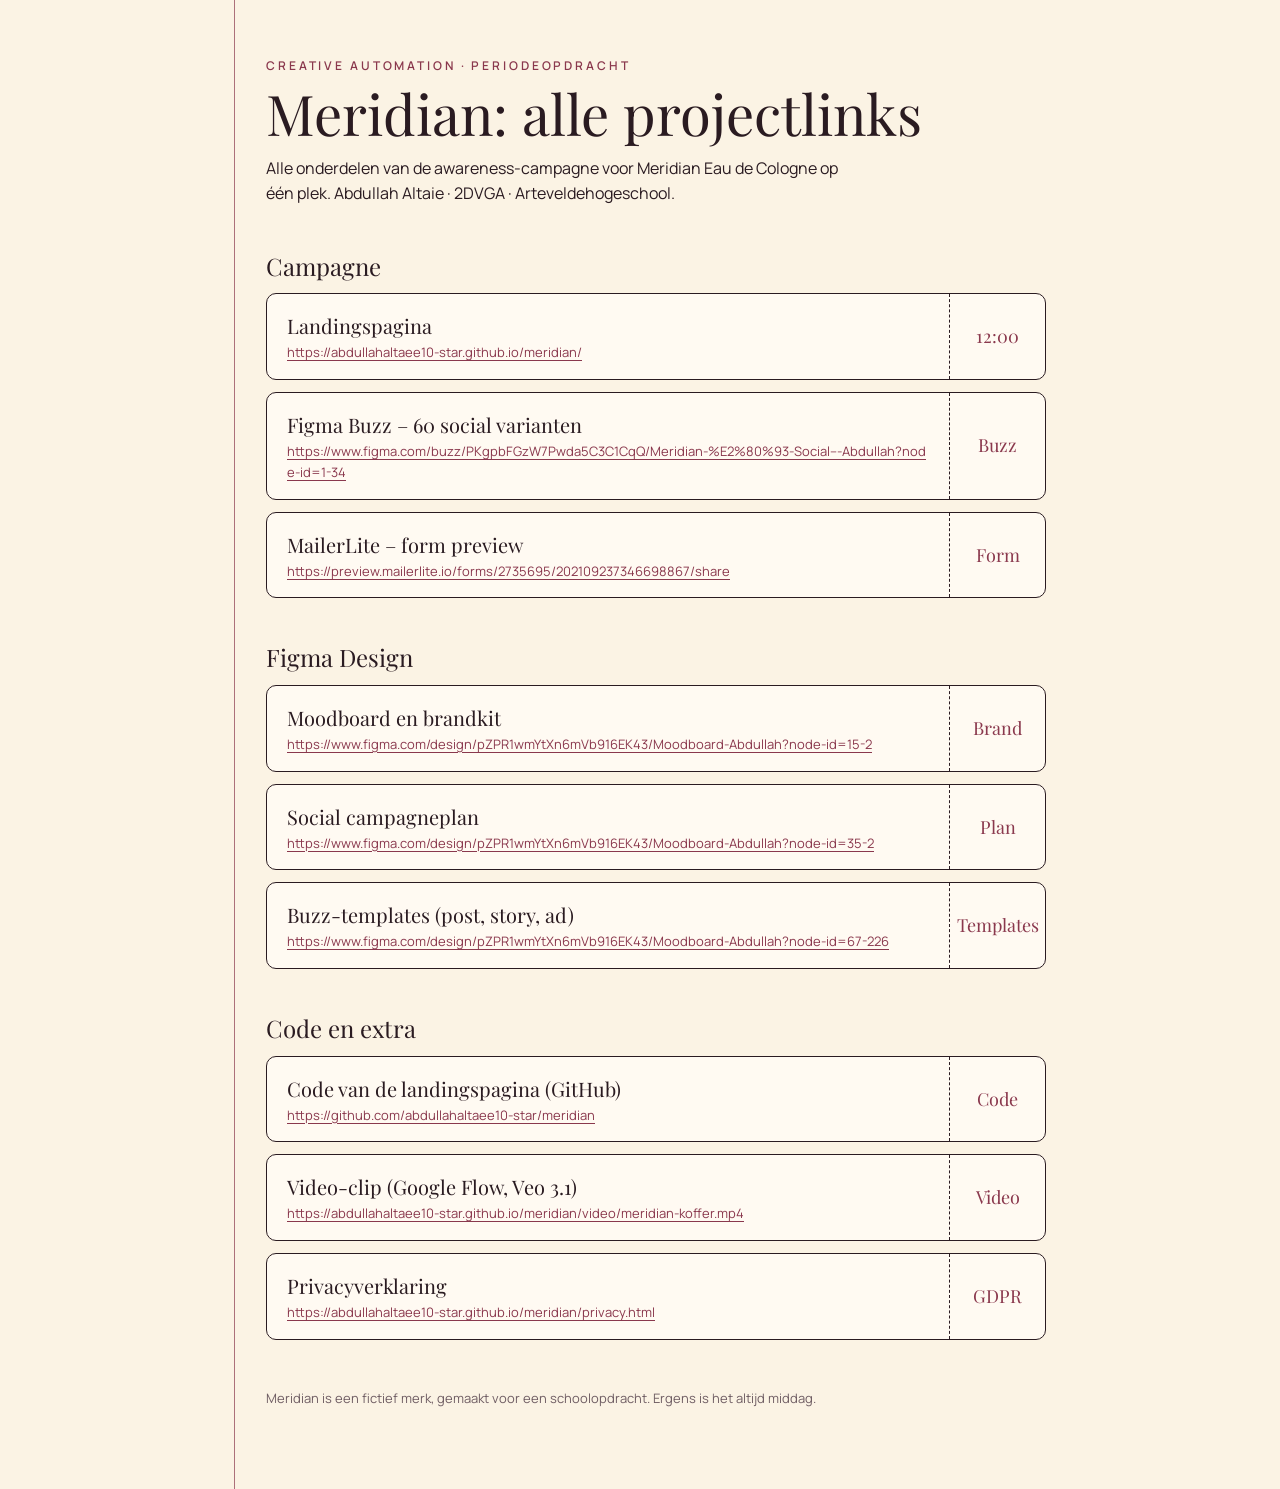
<file: links.html>
<!doctype html>
<html lang="nl">
<head>
<meta charset="utf-8">
<meta name="viewport" content="width=device-width, initial-scale=1">
<title>Meridian – alle projectlinks</title>
<meta name="robots" content="noindex">
<link rel="icon" href="img/zon.svg">
<link rel="preconnect" href="https://fonts.googleapis.com">
<link rel="preconnect" href="https://fonts.gstatic.com" crossorigin>
<link href="https://fonts.googleapis.com/css2?family=Manrope:wght@400;600&family=Playfair+Display:wght@400&display=swap" rel="stylesheet">
<style>
:root{--bord:#8A384D;--goud:#F2BE5C;--zand:#FBF3E4;--inkt:#2A1B21;--lijn:#e6d6bf;--zacht:#6f5d63}
*{box-sizing:border-box}
body{margin:0;background:var(--zand);color:var(--inkt);font:16px/1.6 Manrope,system-ui,sans-serif}
main{max-width:860px;margin:0 auto;padding:56px 24px 80px 56px;position:relative}
main::before{content:"";position:absolute;left:24px;top:0;bottom:0;width:1px;background:var(--bord);opacity:.7}
.kicker{font-size:12px;font-weight:600;letter-spacing:.24em;text-transform:uppercase;color:var(--bord);margin:0 0 8px}
h1{font-family:"Playfair Display",serif;font-weight:400;font-size:clamp(36px,6vw,56px);line-height:1.08;margin:0 0 12px}
h2{font-family:"Playfair Display",serif;font-weight:400;font-size:24px;margin:40px 0 8px}
p.lead{max-width:36em;margin:0 0 28px}
.pas{display:flex;border:1px solid var(--inkt);border-radius:10px;background:#fffaf2;margin:0 0 12px;text-decoration:none;color:inherit;transition:transform .15s}
.pas:hover{transform:translateY(-2px)}
.pas .l{flex:1;padding:16px 20px;min-width:0}
.pas .wat{font-family:"Playfair Display",serif;font-size:20px}
.pas .url{font-size:13px;color:var(--bord);word-break:break-all;text-decoration:underline;text-underline-offset:3px}
.pas .r{width:96px;border-left:1px dashed var(--inkt);display:flex;align-items:center;justify-content:center;font-family:"Playfair Display",serif;color:var(--bord);font-size:18px}
footer{margin-top:48px;font-size:13px;color:var(--zacht)}
@media (max-width:560px){main{padding-left:44px}.pas .r{display:none}}
</style>
</head>
<body>
<main>
  <p class="kicker">Creative Automation · periodeopdracht</p>
  <h1>Meridian: alle projectlinks</h1>
  <p class="lead">Alle onderdelen van de awareness-campagne voor Meridian Eau de Cologne op één plek. Abdullah Altaie · 2DVGA · Arteveldehogeschool.</p>

  <h2>Campagne</h2>
  <a class="pas" href="https://abdullahaltaee10-star.github.io/meridian/"><div class="l"><div class="wat">Landingspagina</div><div class="url">https://abdullahaltaee10-star.github.io/meridian/</div></div><div class="r">12:00</div></a>
  <a class="pas" href="https://www.figma.com/buzz/PKgpbFGzW7Pwda5C3C1CqQ/Meridian-%E2%80%93-Social---Abdullah?node-id=1-34"><div class="l"><div class="wat">Figma Buzz – 60 social varianten</div><div class="url">https://www.figma.com/buzz/PKgpbFGzW7Pwda5C3C1CqQ/Meridian-%E2%80%93-Social---Abdullah?node-id=1-34</div></div><div class="r">Buzz</div></a>
  <a class="pas" href="https://preview.mailerlite.io/forms/2735695/202109237346698867/share"><div class="l"><div class="wat">MailerLite – form preview</div><div class="url">https://preview.mailerlite.io/forms/2735695/202109237346698867/share</div></div><div class="r">Form</div></a>

  <h2>Figma Design</h2>
  <a class="pas" href="https://www.figma.com/design/pZPR1wmYtXn6mVb916EK43/Moodboard-Abdullah?node-id=15-2"><div class="l"><div class="wat">Moodboard en brandkit</div><div class="url">https://www.figma.com/design/pZPR1wmYtXn6mVb916EK43/Moodboard-Abdullah?node-id=15-2</div></div><div class="r">Brand</div></a>
  <a class="pas" href="https://www.figma.com/design/pZPR1wmYtXn6mVb916EK43/Moodboard-Abdullah?node-id=35-2"><div class="l"><div class="wat">Social campagneplan</div><div class="url">https://www.figma.com/design/pZPR1wmYtXn6mVb916EK43/Moodboard-Abdullah?node-id=35-2</div></div><div class="r">Plan</div></a>
  <a class="pas" href="https://www.figma.com/design/pZPR1wmYtXn6mVb916EK43/Moodboard-Abdullah?node-id=67-226"><div class="l"><div class="wat">Buzz-templates (post, story, ad)</div><div class="url">https://www.figma.com/design/pZPR1wmYtXn6mVb916EK43/Moodboard-Abdullah?node-id=67-226</div></div><div class="r">Templates</div></a>

  <h2>Code en extra</h2>
  <a class="pas" href="https://github.com/abdullahaltaee10-star/meridian"><div class="l"><div class="wat">Code van de landingspagina (GitHub)</div><div class="url">https://github.com/abdullahaltaee10-star/meridian</div></div><div class="r">Code</div></a>
  <a class="pas" href="https://abdullahaltaee10-star.github.io/meridian/video/meridian-koffer.mp4"><div class="l"><div class="wat">Video-clip (Google Flow, Veo 3.1)</div><div class="url">https://abdullahaltaee10-star.github.io/meridian/video/meridian-koffer.mp4</div></div><div class="r">Video</div></a>
  <a class="pas" href="https://abdullahaltaee10-star.github.io/meridian/privacy.html"><div class="l"><div class="wat">Privacyverklaring</div><div class="url">https://abdullahaltaee10-star.github.io/meridian/privacy.html</div></div><div class="r">GDPR</div></a>

  <footer>Meridian is een fictief merk, gemaakt voor een schoolopdracht. Ergens is het altijd middag.</footer>
</main>
</body>
</html>
</file>
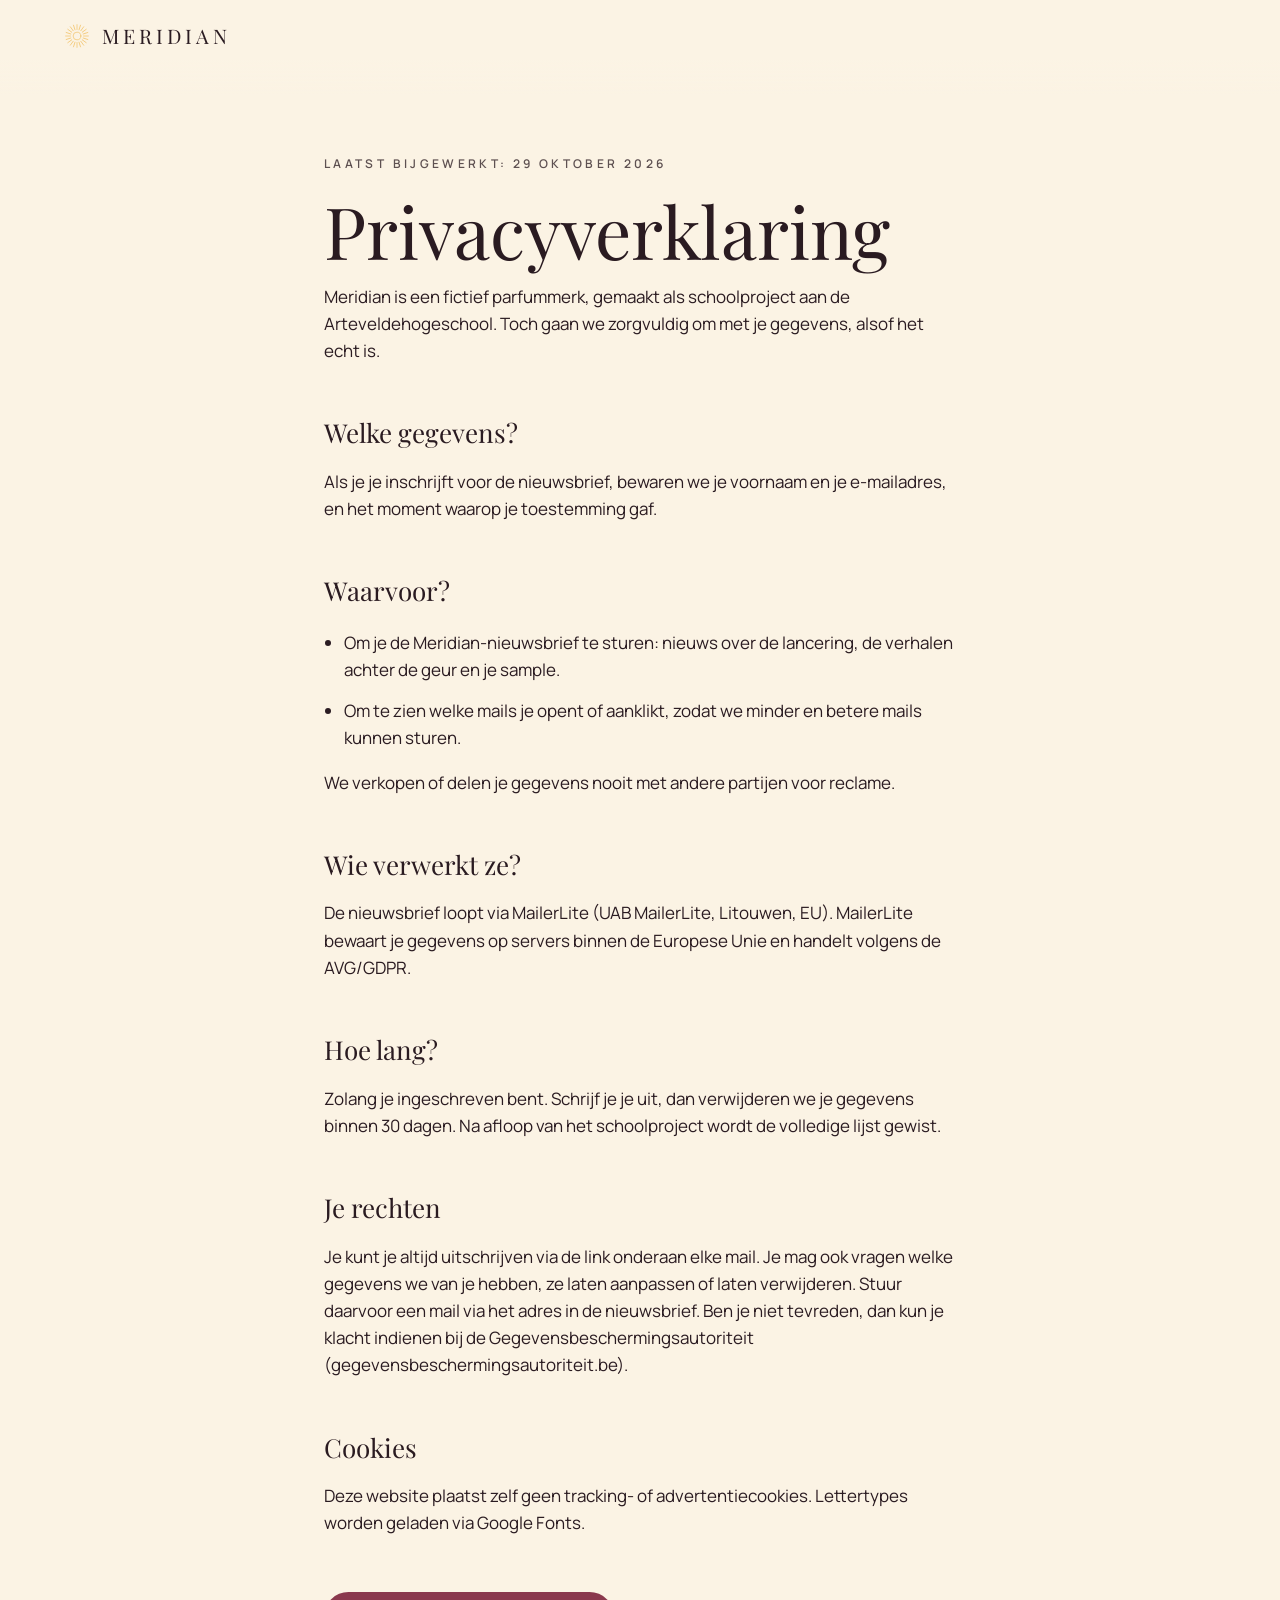
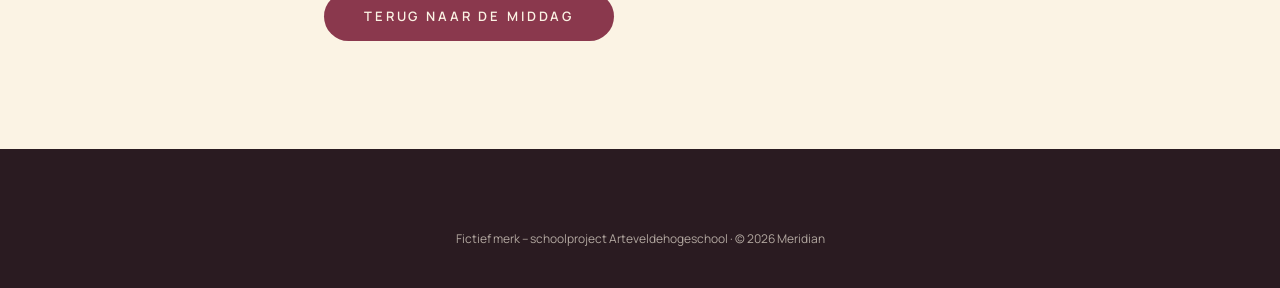
<file: privacy.html>
<!doctype html>
<html lang="nl">
<head>
  <meta charset="utf-8">
  <meta name="viewport" content="width=device-width, initial-scale=1">
  <title>Privacyverklaring – MERIDIAN</title>
  <meta name="description" content="Hoe Meridian omgaat met je naam en e-mailadres voor de nieuwsbrief.">
  <meta name="theme-color" content="#2A1B21">
  <link rel="icon" href="img/zon.svg" type="image/svg+xml">
  <link rel="preconnect" href="https://fonts.googleapis.com">
  <link rel="preconnect" href="https://fonts.gstatic.com" crossorigin>
  <link href="https://fonts.googleapis.com/css2?family=Manrope:wght@400;500;600&family=Playfair+Display:ital,wght@0,400;1,400&display=swap" rel="stylesheet">
  <link rel="stylesheet" href="css/style.css">
  <style>
    .privacy { max-width: 760px; margin: 0 auto; padding: 140px var(--rand) 100px; }
    .privacy h1 { font-family: var(--serif); font-size: clamp(40px, 6vw, 72px); line-height: 1.05; }
    .privacy h2 { font-family: var(--serif); font-size: 26px; margin-top: 48px; }
    .privacy p, .privacy li { margin-top: 14px; }
    .privacy ul { padding-left: 1.2em; }
    .privacy .terug { display: inline-block; margin-top: 56px; }
  </style>
</head>
<body>
  <header class="kop">
    <a class="kop__merk" href="index.html" aria-label="Meridian, terug naar de homepage">
      <img class="kop__zon" src="img/zon.svg" alt="" width="26" height="26">
      <span>MERIDIAN</span>
    </a>
  </header>
  <main class="privacy">
    <p class="label">Laatst bijgewerkt: 29 oktober 2026</p>
    <h1>Privacyverklaring</h1>
    <p>Meridian is een fictief parfummerk, gemaakt als schoolproject aan de Arteveldehogeschool. Toch gaan we zorgvuldig om met je gegevens, alsof het echt is.</p>

    <h2>Welke gegevens?</h2>
    <p>Als je je inschrijft voor de nieuwsbrief, bewaren we je voornaam en je e-mailadres, en het moment waarop je toestemming gaf.</p>

    <h2>Waarvoor?</h2>
    <ul>
      <li>Om je de Meridian-nieuwsbrief te sturen: nieuws over de lancering, de verhalen achter de geur en je sample.</li>
      <li>Om te zien welke mails je opent of aanklikt, zodat we minder en betere mails kunnen sturen.</li>
    </ul>
    <p>We verkopen of delen je gegevens nooit met andere partijen voor reclame.</p>

    <h2>Wie verwerkt ze?</h2>
    <p>De nieuwsbrief loopt via MailerLite (UAB MailerLite, Litouwen, EU). MailerLite bewaart je gegevens op servers binnen de Europese Unie en handelt volgens de AVG/GDPR.</p>

    <h2>Hoe lang?</h2>
    <p>Zolang je ingeschreven bent. Schrijf je je uit, dan verwijderen we je gegevens binnen 30 dagen. Na afloop van het schoolproject wordt de volledige lijst gewist.</p>

    <h2>Je rechten</h2>
    <p>Je kunt je altijd uitschrijven via de link onderaan elke mail. Je mag ook vragen welke gegevens we van je hebben, ze laten aanpassen of laten verwijderen. Stuur daarvoor een mail via het adres in de nieuwsbrief. Ben je niet tevreden, dan kun je klacht indienen bij de Gegevensbeschermingsautoriteit (gegevensbeschermingsautoriteit.be).</p>

    <h2>Cookies</h2>
    <p>Deze website plaatst zelf geen tracking- of advertentiecookies. Lettertypes worden geladen via Google Fonts.</p>

    <a class="knop knop--bordeaux terug" href="index.html#inschrijven">Terug naar de middag</a>
  </main>
  <footer class="voet">
    <p class="voet__klein">Fictief merk – schoolproject Arteveldehogeschool · © 2026 Meridian</p>
  </footer>
</body>
</html>
</file>
<file: css/style.css>
/* MERIDIAN – Ergens is het altijd middag
   Kleuren en typografie volgens de brandkit (Figma, pagina Brandkit). */

:root {
  --bordeaux: #8A384D;
  --goud: #F2BE5C;
  --hemel: #E6EEF0;
  --creme: #FBF3E4;
  --pruim: #2A1B21;
  --fg: var(--pruim);

  --serif: "Playfair Display", Georgia, serif;
  --sans: "Manrope", system-ui, sans-serif;

  --rand: clamp(20px, 5vw, 72px);
  --radius: 12px;
  --ease: cubic-bezier(.22, .8, .2, 1);
}

*, *::before, *::after { box-sizing: border-box; }
html { -webkit-text-size-adjust: 100%; overflow-x: clip; }
html.lenis, html.lenis body { height: auto; }
.lenis.lenis-smooth { scroll-behavior: auto !important; }
body {
  margin: 0;
  background: var(--creme);
  color: var(--fg);
  font-family: var(--sans);
  font-size: 17px;
  line-height: 1.6;
  overflow-x: clip;
  transition: color .6s var(--ease);
}
img, video, svg { display: block; max-width: 100%; }
img { height: auto; }
a { color: inherit; }
h1, h2, h3 { font-weight: 400; margin: 0; }
p { margin: 0; }

:focus-visible { outline: 2px solid var(--goud); outline-offset: 4px; border-radius: 4px; }

.sr-only, .sr-fles {
  position: absolute !important; width: 1px; height: 1px; overflow: hidden;
  clip: rect(0 0 0 0); white-space: nowrap;
}
.skiplink {
  position: fixed; top: 12px; left: 12px; z-index: 100; padding: 10px 16px;
  background: var(--pruim); color: var(--creme); border-radius: 999px;
  transform: translateY(-200%); transition: transform .3s;
}
.skiplink:focus { transform: none; }

/* ---------- Typografie ---------- */
.label {
  font-size: 12px; font-weight: 600; letter-spacing: .28em; text-transform: uppercase;
  opacity: .75; margin-bottom: 20px;
}
.titel {
  font-family: var(--serif); font-size: clamp(40px, 6.4vw, 96px);
  line-height: 1.05; letter-spacing: -.01em;
}
.titel-s { font-family: var(--serif); font-size: 32px; font-weight: 400; }
.lead { font-size: clamp(17px, 1.35vw, 20px); line-height: 1.65; max-width: 34em; margin-top: 24px; }
.splits .woord, .splits-regels .woord { display: inline-block; }

/* ---------- Knoppen ---------- */
.knop {
  --k-bg: var(--pruim); --k-fg: var(--creme);
  display: inline-flex; align-items: center; justify-content: center; gap: 10px;
  padding: 18px 40px; border: 0; border-radius: 999px;
  background: var(--k-bg); color: var(--k-fg);
  font: 600 13px/1 var(--sans); letter-spacing: .22em; text-transform: uppercase;
  text-decoration: none; cursor: pointer; position: relative; overflow: hidden;
  transition: background-color .4s var(--ease), color .4s var(--ease);
}
.knop::after {
  content: ""; position: absolute; inset: 0; border-radius: inherit;
  background: linear-gradient(110deg, transparent 30%, rgba(255,255,255,.35) 50%, transparent 70%);
  transform: translateX(-120%); transition: transform .8s var(--ease);
}
.knop:hover::after { transform: translateX(120%); }
.knop svg { width: 18px; height: 18px; color: var(--goud); }
.knop--klein { padding: 12px 22px; font-size: 11px; }
.knop--goud { --k-bg: var(--goud); --k-fg: var(--pruim); }
.knop--bordeaux { --k-bg: var(--bordeaux); --k-fg: var(--creme); }
.knop--bordeaux:hover { --k-bg: var(--pruim); }

/* ---------- Intro ---------- */
.intro {
  position: fixed; inset: 0; z-index: 90; background: var(--pruim);
  display: grid; place-items: center; color: var(--creme);
}
.intro__klok {
  font-family: var(--serif); font-size: clamp(64px, 14vw, 180px); letter-spacing: .02em;
  display: flex; align-items: baseline; font-variant-numeric: tabular-nums;
}
.intro__dp { opacity: .6; margin: 0 .05em; }
.intro__flits {
  position: absolute; left: 50%; top: 50%; width: 30vmax; height: 30vmax;
  margin: -15vmax 0 0 -15vmax; border-radius: 50%;
  background: radial-gradient(circle, #fff6dc 0%, var(--goud) 30%, rgba(242,190,92,0) 70%);
  transform: scale(0); opacity: 0; pointer-events: none;
}
.intro { display: none; }
.js .intro { display: grid; }
.intro__klok { opacity: 0; }
.is-geladen .intro, .rustig .intro { display: none; }

/* ---------- Vaste lagen ---------- */
.achtergrond { position: fixed; inset: 0; z-index: -2; background: var(--creme); }

.meridiaan {
  position: fixed; left: calc(var(--rand) / 2); top: 96px; bottom: 32px; width: 20px; z-index: 40;
  pointer-events: none; display: flex; flex-direction: column; align-items: center;
}
.meridiaan__lijn {
  width: 1px; flex: 1; background: var(--goud); transform-origin: top; transform: scaleY(0);
}
.meridiaan__zon { width: 18px; height: 18px; color: var(--goud); margin-top: -2px; }

.cursor {
  position: fixed; left: 0; top: 0; z-index: 95; width: 28px; height: 28px; margin: -14px 0 0 -14px;
  pointer-events: none; color: var(--goud); opacity: 0; transition: opacity .3s, width .3s, height .3s, margin .3s;
}
.cursor svg { width: 100%; height: 100%; animation: draai 12s linear infinite; }
.cursor.is-hover { width: 52px; height: 52px; margin: -26px 0 0 -26px; }
@keyframes draai { to { transform: rotate(360deg); } }
@media (hover: hover) and (pointer: fine) {
  .heeft-cursor, .heeft-cursor a, .heeft-cursor button, .heeft-cursor label { cursor: none; }
  .heeft-cursor input { cursor: text; }
  .heeft-cursor .cursor { opacity: 1; }
}

/* ---------- Header ---------- */
.kop {
  position: fixed; top: 0; left: 0; right: 0; z-index: 50;
  display: flex; align-items: center; justify-content: space-between;
  padding: 20px var(--rand); color: var(--fg); transition: color .6s var(--ease);
}
.kop__merk {
  display: flex; align-items: center; gap: 12px; text-decoration: none;
  font-family: var(--serif); font-size: 20px; letter-spacing: .2em;
}
.kop__zon { width: 26px; height: 26px; color: var(--goud); }
.kop__rechts { display: flex; align-items: center; gap: 20px; }
.klok {
  font: 500 14px/1 var(--sans); letter-spacing: .12em; font-variant-numeric: tabular-nums;
  padding: 10px 14px; border: 1px solid currentColor; border-radius: 999px; opacity: .85;
}
.klok__sec { opacity: .55; }
.klok.is-middag { color: var(--goud); border-color: var(--goud); opacity: 1; }

main { position: relative; z-index: 2; }

/* ---------- 1. Hero ---------- */
.hero {
  min-height: 100svh; position: relative;
  display: grid; grid-template-columns: 1.05fr .95fr; align-items: center; gap: 5vw;
  padding: 130px var(--rand) 90px calc(var(--rand) * 1.4);
}
.hero__titel { font-family: var(--serif); font-weight: 400; color: var(--pruim); font-size: clamp(48px, 5.6vw, 96px); line-height: 1.05; letter-spacing: -.015em; max-width: 9.5em; text-wrap: balance; }
.hero__regel { display: block; white-space: nowrap; }
.hero .lead { max-width: 30em; }
.hero__knoppen { display: flex; flex-wrap: wrap; gap: 14px; margin-top: 40px; }
.knop--lijn { --k-bg: transparent; --k-fg: var(--pruim); box-shadow: inset 0 0 0 1px var(--pruim); }
.knop--lijn:hover { --k-bg: var(--pruim); --k-fg: var(--creme); }
.hero__data {
  display: flex; gap: 40px; margin: 48px 0 0; padding-top: 22px;
  border-top: 1px dashed rgba(42,27,33,.3); max-width: 30em;
}
.hero__data dt { font-size: 10px; font-weight: 600; letter-spacing: .26em; text-transform: uppercase; opacity: .6; }
.hero__data dd { margin: 4px 0 0; font-family: var(--serif); font-size: 26px; }

.hero__beeld { position: relative; justify-self: center; height: min(74vh, 720px); aspect-ratio: 4 / 5; }
.hero__boog {
  position: absolute; inset: 0; margin: 0; overflow: hidden;
  border-radius: 999px 999px 18px 18px;
  box-shadow: 0 50px 80px -40px rgba(42,27,33,.45);
  outline: 1px solid rgba(138,56,77,.35); outline-offset: 12px;
}
.hero__boog img { width: 100%; height: 112%; object-fit: cover; will-change: transform; }
.miniticket {
  position: absolute; left: -16%; bottom: 7%; width: 360px; display: flex;
  background: var(--creme); color: var(--pruim); border-radius: 14px;
  box-shadow: 0 30px 50px -24px rgba(42,27,33,.45); will-change: transform;
}
.miniticket__info { flex: 1; padding: 20px 22px; border-right: 2px dashed rgba(42,27,33,.22); }
.miniticket .pas__route { margin-top: 12px; font-size: 24px; }
.miniticket__naam { margin-top: 10px; font-size: 14px; }
.miniticket__naam em { font-family: var(--serif); font-size: 18px; }
.miniticket__strook { width: 104px; display: grid; place-items: center; }
.miniticket .stempel--klein { width: 74px; height: 74px; font-size: 19px; }
.hero .scrollhint { bottom: 22px; }

/* ---------- Hoofdstukken algemeen ---------- */
.hoofdstuk { position: relative; padding: 0 var(--rand); }

/* ---------- 2. Middaglicht ---------- */
.middaglicht {
  min-height: 110vh; display: grid; grid-template-columns: 1fr 1fr; gap: 6vw; align-items: center;
  padding: 16vh var(--rand) 16vh calc(var(--rand) * 1.4);
}
.middaglicht__beelden { position: relative; height: min(76vh, 700px); }
.fotokaart {
  position: absolute; margin: 0; background: var(--creme); padding: 12px 12px 0; border-radius: 16px;
  box-shadow: 0 40px 60px -30px rgba(42,27,33,.45); will-change: transform;
}
.fotokaart img { width: 100%; aspect-ratio: 4 / 5; object-fit: cover; border-radius: 8px; }
.fotokaart figcaption {
  display: flex; justify-content: space-between; padding: 12px 6px 14px; color: var(--pruim);
  font-size: 10px; font-weight: 600; letter-spacing: .26em; text-transform: uppercase;
}
.fotokaart figcaption span:last-child { font-family: var(--serif); font-size: 18px; letter-spacing: .04em; font-weight: 400; color: var(--bordeaux); }
.fotokaart--groot { width: 62%; right: 4%; top: 0; transform: rotate(2.5deg); }
.fotokaart--klein { width: 44%; left: 0; bottom: 0; transform: rotate(-4deg); }

/* ---------- 3. Geurnoten ---------- */
.noten { padding: 16vh var(--rand) 18vh calc(var(--rand) * 1.4); }
.noten__kop { max-width: 760px; margin-bottom: 7vh; }
.noten__kop em { font-style: italic; color: var(--bordeaux); }
.noten__rij { display: grid; grid-template-columns: repeat(3, 1fr); gap: 28px; }
.notekaart {
  --k: #F6DE9C; --t: var(--pruim);
  background: var(--k); color: var(--t); border-radius: 18px; overflow: hidden;
  box-shadow: 0 40px 60px -34px rgba(42,27,33,.45); display: flex; flex-direction: column;
}
.notekaart:nth-child(2) { margin-top: 8vh; }
.notekaart:nth-child(3) { margin-top: 16vh; }
.notekaart--neroli { --k: var(--hemel); }
.notekaart--amber { --k: var(--bordeaux); --t: var(--creme); }
.notekaart__beeld { aspect-ratio: 4 / 4.4; overflow: hidden; }
.notekaart__beeld img { width: 100%; height: 118%; object-fit: cover; will-change: transform; }
.notekaart__tekst { padding: 24px 26px 30px; border-top: 2px dashed color-mix(in srgb, var(--t) 25%, transparent); }
.notekaart__nr { display: flex; justify-content: space-between; font-size: 10px; font-weight: 600; letter-spacing: .26em; text-transform: uppercase; opacity: .7; }
.notekaart__naam { font-family: var(--serif); font-size: clamp(40px, 3.6vw, 60px); line-height: 1.05; margin: 14px 0 10px; }
.notekaart p:last-child { font-size: 16px; line-height: 1.55; }

/* ---------- 4. Bestemmingen ---------- */
.bestemmingen { position: relative; overflow: clip; }
.bestemmingen__kop { padding: 18vh var(--rand) 4vh calc(var(--rand) * 1.4); }
.baan { padding: 2vh 0 12vh; }
.baan__spoor {
  list-style: none; margin: 0; padding: 0 var(--rand) 0 calc(var(--rand) * 1.4);
  display: flex; gap: 40px; width: max-content;
}
.pas {
  --h: min(58vh, 460px);
  height: var(--h); display: flex; background: var(--creme); color: var(--pruim);
  border-radius: 18px; box-shadow: 0 40px 60px -30px rgba(42,27,33,.35); position: relative; overflow: hidden;
}
.pas__beeld { width: calc(var(--h) * .72); height: 100%; object-fit: cover; flex: none; }
.pas__beeld--athene { object-position: 0% 95%; }
.pas__info { width: 340px; padding: 28px 30px; display: flex; flex-direction: column; flex: none; }
.pas__kop { display: flex; justify-content: space-between; font-size: 10px; letter-spacing: .26em; text-transform: uppercase; color: var(--bordeaux); font-weight: 600; }
.pas__route { display: flex; align-items: center; gap: 14px; margin-top: 22px; font-family: var(--serif); font-size: 30px; letter-spacing: .06em; }
.pas__vlieg { flex: 1; height: 1px; background: linear-gradient(90deg, var(--goud) 50%, transparent 0) 0 0 / 8px 1px; position: relative; color: var(--goud); font-size: 14px; text-align: center; line-height: 0; }
.pas__stad { font-family: var(--serif); font-size: 40px; margin-top: 18px; }
.pas__data { display: grid; grid-template-columns: repeat(3, auto); gap: 8px 18px; margin: 18px 0 0; }
.pas__data dt { font-size: 9px; letter-spacing: .24em; text-transform: uppercase; opacity: .6; }
.pas__data dd { margin: 2px 0 0; font-weight: 600; font-size: 15px; }
.pas__zin { margin-top: auto; font-size: 15px; line-height: 1.5; opacity: .85; }
.pas__perforatie {
  width: 0; border-left: 2px dashed rgba(42,27,33,.25); margin: 22px 0; position: relative; flex: none;
}
.pas__perforatie::before, .pas__perforatie::after {
  content: ""; position: absolute; left: -13px; width: 24px; height: 24px; border-radius: 50%; background: var(--hemel);
}
.pas__perforatie::before { top: -34px; } .pas__perforatie::after { bottom: -34px; }
.pas__strook { width: 140px; flex: none; display: flex; flex-direction: column; align-items: center; justify-content: space-between; padding: 30px 0; }
.pas__seat { writing-mode: vertical-rl; transform: rotate(180deg); font-size: 11px; letter-spacing: .3em; text-transform: uppercase; opacity: .7; }
.stempel {
  width: 104px; height: 104px; border-radius: 50%; display: grid; place-items: center;
  border: 2px solid var(--bordeaux); color: var(--bordeaux); font-family: var(--serif); font-size: 26px;
  box-shadow: inset 0 0 0 6px var(--creme), inset 0 0 0 7px var(--bordeaux);
  transform: rotate(-14deg); opacity: .9; mix-blend-mode: multiply;
}

/* ---------- 5. De reis (kleine clip) ---------- */
.reis {
  display: grid; grid-template-columns: minmax(0, 1fr) auto; align-items: center; gap: 6vw;
  padding: 16vh var(--rand) 16vh calc(var(--rand) * 1.4); max-width: 1280px; margin: 0 auto;
}
.reis__clip { margin: 0; width: min(360px, 32vw); }
.reis__video {
  width: 100%; height: auto; aspect-ratio: 9 / 16; object-fit: cover; border-radius: 22px;
  background: #e9dcc6; box-shadow: 0 30px 60px -30px rgba(42,27,33,.45);
}
.reis__clip figcaption {
  display: flex; justify-content: space-between; margin-top: 12px;
  font-size: 10px; font-weight: 600; letter-spacing: .26em; text-transform: uppercase;
}
.reis__clip figcaption span:last-child { font-family: var(--serif); font-size: 18px; letter-spacing: .04em; font-weight: 400; color: var(--bordeaux); }

/* ---------- 6. Cadeau ---------- */
.cadeau {
  min-height: 120vh; display: grid; grid-template-columns: 1.1fr 1fr; align-items: center; gap: 6vw;
  padding: 18vh var(--rand) 16vh calc(var(--rand) * 1.4);
}
.cadeau__beelden { position: relative; height: min(76vh, 720px); }
.cadeau__boog {
  margin: 0; position: absolute; left: 0; top: 0; height: 100%; aspect-ratio: 9 / 16;
  border-radius: 999px 999px 18px 18px; overflow: hidden; box-shadow: 0 40px 80px -30px rgba(0,0,0,.5);
  outline: 1px solid rgba(242,190,92,.5); outline-offset: 10px;
}
.cadeau__video { width: 100%; height: 100%; object-fit: cover; }
.cadeau__los {
  position: absolute; right: 0; bottom: -6vh; width: 46%; border-radius: 14px;
  box-shadow: 0 40px 80px -30px rgba(0,0,0,.6);
}
.cadeau__tekst .knop { margin-top: 40px; }

/* ---------- 7. Inschrijven ---------- */
.inschrijven {
  min-height: 100vh; display: grid; grid-template-columns: 1fr 1fr; gap: 6vw; align-items: center;
  padding: 16vh var(--rand) 14vh calc(var(--rand) * 1.4);
}
.twaalf { position: relative; display: flex; flex-direction: column; align-items: center; justify-self: center; }
.twaalf__zon { width: 150px; height: 150px; position: relative; color: var(--goud); }
.twaalf__gloed { position: absolute; inset: -40%; border-radius: 50%; background: radial-gradient(circle, rgba(242,190,92,.55), rgba(242,190,92,0) 65%); }
.twaalf__zon svg { position: relative; width: 100%; height: 100%; animation: draai 40s linear infinite; }
.twaalf__lijn { width: 1px; height: 6vh; background: var(--goud); transform-origin: top; }
.twaalf__fles { height: min(54vh, 520px); width: auto; }
.twaalf__tijd { margin-top: 24px; font-family: var(--serif); font-size: 28px; letter-spacing: .1em; color: var(--bordeaux); }

.formulier { margin-top: 36px; display: grid; gap: 18px; max-width: 480px; }
.veld label { display: block; font-size: 11px; font-weight: 600; letter-spacing: .24em; text-transform: uppercase; margin-bottom: 8px; }
.veld input {
  width: 100%; padding: 16px 20px; border: 1px solid rgba(42,27,33,.35); border-radius: var(--radius);
  background: #fff; color: var(--pruim); font: 400 17px var(--sans); transition: border-color .3s, box-shadow .3s;
}
.veld input::placeholder { color: rgba(42,27,33,.4); }
.veld input:focus { outline: none; border-color: var(--bordeaux); box-shadow: 0 0 0 4px rgba(242,190,92,.45); }
.veld input[aria-invalid="true"] { border-color: var(--bordeaux); background: #fff6f5; }
.optin { display: grid; grid-template-columns: 24px 1fr; gap: 14px; font-size: 14px; line-height: 1.5; cursor: pointer; }
.optin input { position: absolute; opacity: 0; width: 24px; height: 24px; margin: 0; }
.optin__vak { width: 24px; height: 24px; border: 1px solid var(--pruim); border-radius: 4px; background: #fff; display: grid; place-items: center; transition: background .3s; }
.optin input:checked + .optin__vak { background: var(--bordeaux); border-color: var(--bordeaux); }
.optin input:checked + .optin__vak::after { content: ""; width: 6px; height: 11px; border: solid var(--creme); border-width: 0 2px 2px 0; transform: rotate(45deg) translate(-1px, -1px); }
.optin input:focus-visible + .optin__vak { outline: 2px solid var(--goud); outline-offset: 3px; }
.formulier .knop { justify-self: start; margin-top: 6px; }
.formulier__melding { min-height: 1.4em; font-size: 14px; color: var(--bordeaux); font-weight: 600; }
.formulier__gdpr { font-size: 12.5px; line-height: 1.55; opacity: .8; max-width: 40em; }
.bedankt { margin-top: 36px; padding: 32px; border: 1px solid var(--goud); border-radius: 18px; max-width: 480px; }
.bedankt svg { width: 44px; height: 44px; color: var(--goud); margin-bottom: 16px; }
.bedankt p { margin-top: 10px; }

/* ---------- 8. Footer ---------- */
.voet {
  position: relative; z-index: 2; background: var(--pruim); color: var(--creme);
  padding: 80px var(--rand) 40px; display: grid; gap: 40px; text-align: center; justify-items: center;
}
.voet__merk svg { width: 56px; height: 56px; color: var(--goud); margin: 0 auto 18px; }
.voet__woordmerk { font-family: var(--serif); font-size: clamp(40px, 7vw, 88px); letter-spacing: .18em; line-height: 1; }
.voet__slogan { font-family: var(--serif); font-size: 22px; margin-top: 14px; color: var(--goud); }
.voet__links { display: flex; gap: 32px; flex-wrap: wrap; justify-content: center; }
.voet__links a { font-size: 12px; letter-spacing: .24em; text-transform: uppercase; text-decoration: none; padding: 6px 0; border-bottom: 1px solid rgba(242,190,92,.5); }
.voet__links a:hover { color: var(--goud); }
.voet__klein { font-size: 12px; opacity: .65; }

/* ---------- Mobiel ---------- */
@media (max-width: 820px) {
  .hero { grid-template-columns: 1fr; padding: 110px var(--rand) 70px; gap: 56px; min-height: auto; }
  .hero__titel { font-size: 15vw; }
  .hero__data { gap: 24px; }
  .hero__data dd { font-size: 22px; }
  .hero__beeld { height: auto; width: 86%; }
  .miniticket { left: -8%; bottom: -6%; width: 290px; }
  .miniticket .pas__route { font-size: 20px; }
  .miniticket__strook { width: 84px; }
  .miniticket .stempel--klein { width: 60px; height: 60px; font-size: 16px; }
  .hero .scrollhint { display: none; }
  .middaglicht { grid-template-columns: 1fr; padding: 12vh var(--rand); min-height: auto; gap: 48px; }
  .middaglicht__beelden { height: 110vw; }
  .noten { padding: 12vh var(--rand); }
  .noten__rij { grid-template-columns: 1fr; gap: 22px; }
  .notekaart:nth-child(n) { margin-top: 0; }
  .notekaart__beeld { aspect-ratio: 16 / 11; }
  body { font-size: 16px; }
  .klok { padding: 8px 10px; font-size: 12px; }
  .kop .knop--klein { display: none; }
  .meridiaan { left: 8px; }
  .baan { overflow-x: auto; scroll-snap-type: x mandatory; -webkit-overflow-scrolling: touch; scrollbar-width: none; }
  .baan::-webkit-scrollbar { display: none; }
  .baan__spoor { gap: 16px; padding: 0 var(--rand); }
  .pas { --h: auto; flex-direction: column; width: 82vw; scroll-snap-align: center; }
  .pas__beeld { width: 100%; height: 34vh; }
  .pas__info { width: auto; padding: 22px; }
  .pas__perforatie { width: auto; height: 0; border-left: 0; border-top: 2px dashed rgba(42,27,33,.25); margin: 0 18px; }
  .pas__perforatie::before { top: -13px; left: -34px; } .pas__perforatie::after { top: -13px; bottom: auto; left: auto; right: -34px; }
  .pas__strook { width: auto; flex-direction: row; padding: 16px 22px; }
  .pas__seat { writing-mode: horizontal-tb; transform: none; }
  .stempel { width: 78px; height: 78px; font-size: 20px; }
  .reis { grid-template-columns: 1fr; padding: 12vh var(--rand); gap: 40px; }
  .reis__clip { width: 100%; }
  .cadeau, .inschrijven { grid-template-columns: 1fr; padding: 14vh var(--rand); gap: 48px; }
  .cadeau__beelden { height: 64vh; }
  .cadeau__los { width: 48%; bottom: -4vh; }
  .twaalf__fles { height: 40vh; }
  .twaalf__zon { width: 110px; height: 110px; }
  .inschrijven .twaalf { order: -1; }
}

/* ---------- Minder beweging ---------- */
@media (prefers-reduced-motion: reduce) {
  .cursor svg, .twaalf__zon svg, .scrollhint span { animation: none; }
  .intro { display: none; }
}

/* Headerknop: omlijnd, volgt de hoofdstukkleur */
.kop .knop { --k-bg: transparent; --k-fg: var(--fg); box-shadow: inset 0 0 0 1px currentColor; }
.kop .knop:hover { --k-bg: var(--goud); --k-fg: var(--pruim); box-shadow: none; }

/* Zachte waas achter de vaste header, zodat tekst eronder niet botst */
.kop::before {
  content: ""; position: absolute; inset: 0 0 -24px; z-index: -1; pointer-events: none;
  background: linear-gradient(var(--bgc, var(--creme)) 62%, transparent);
}
</file>
